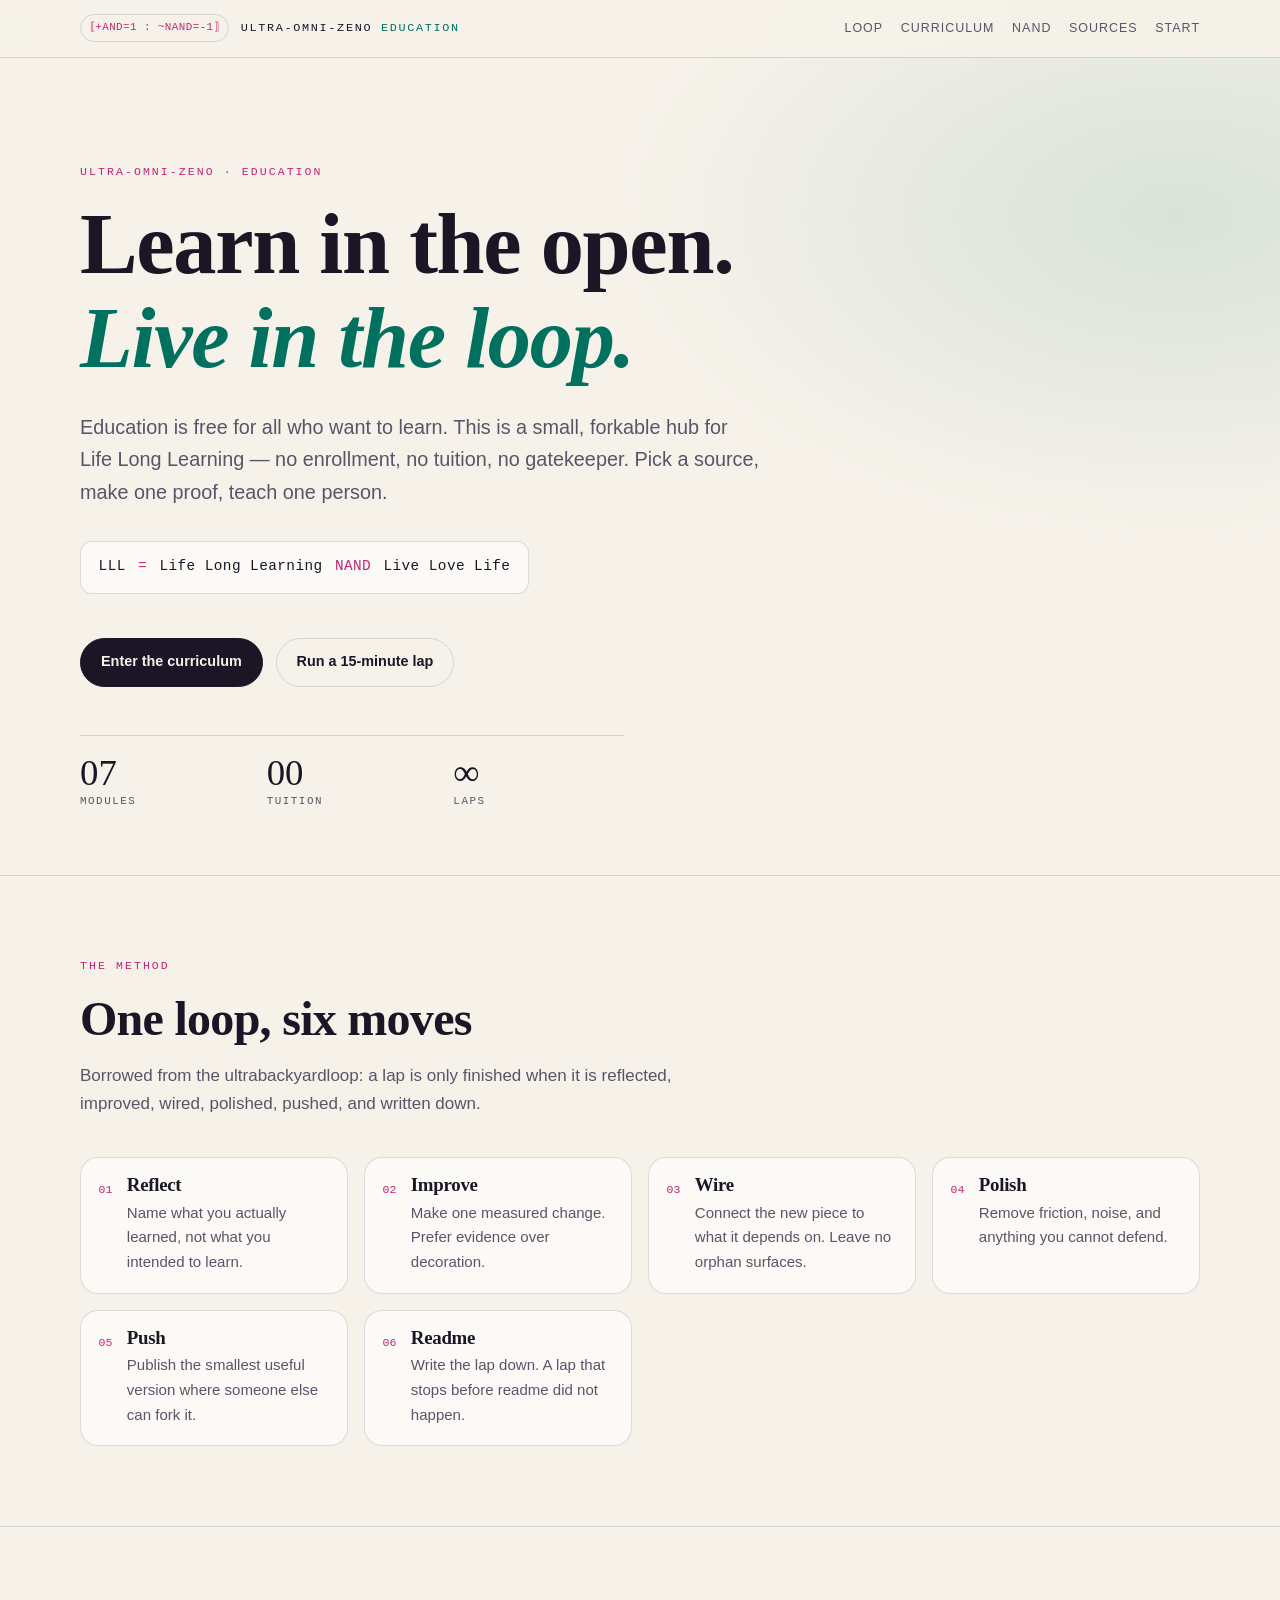
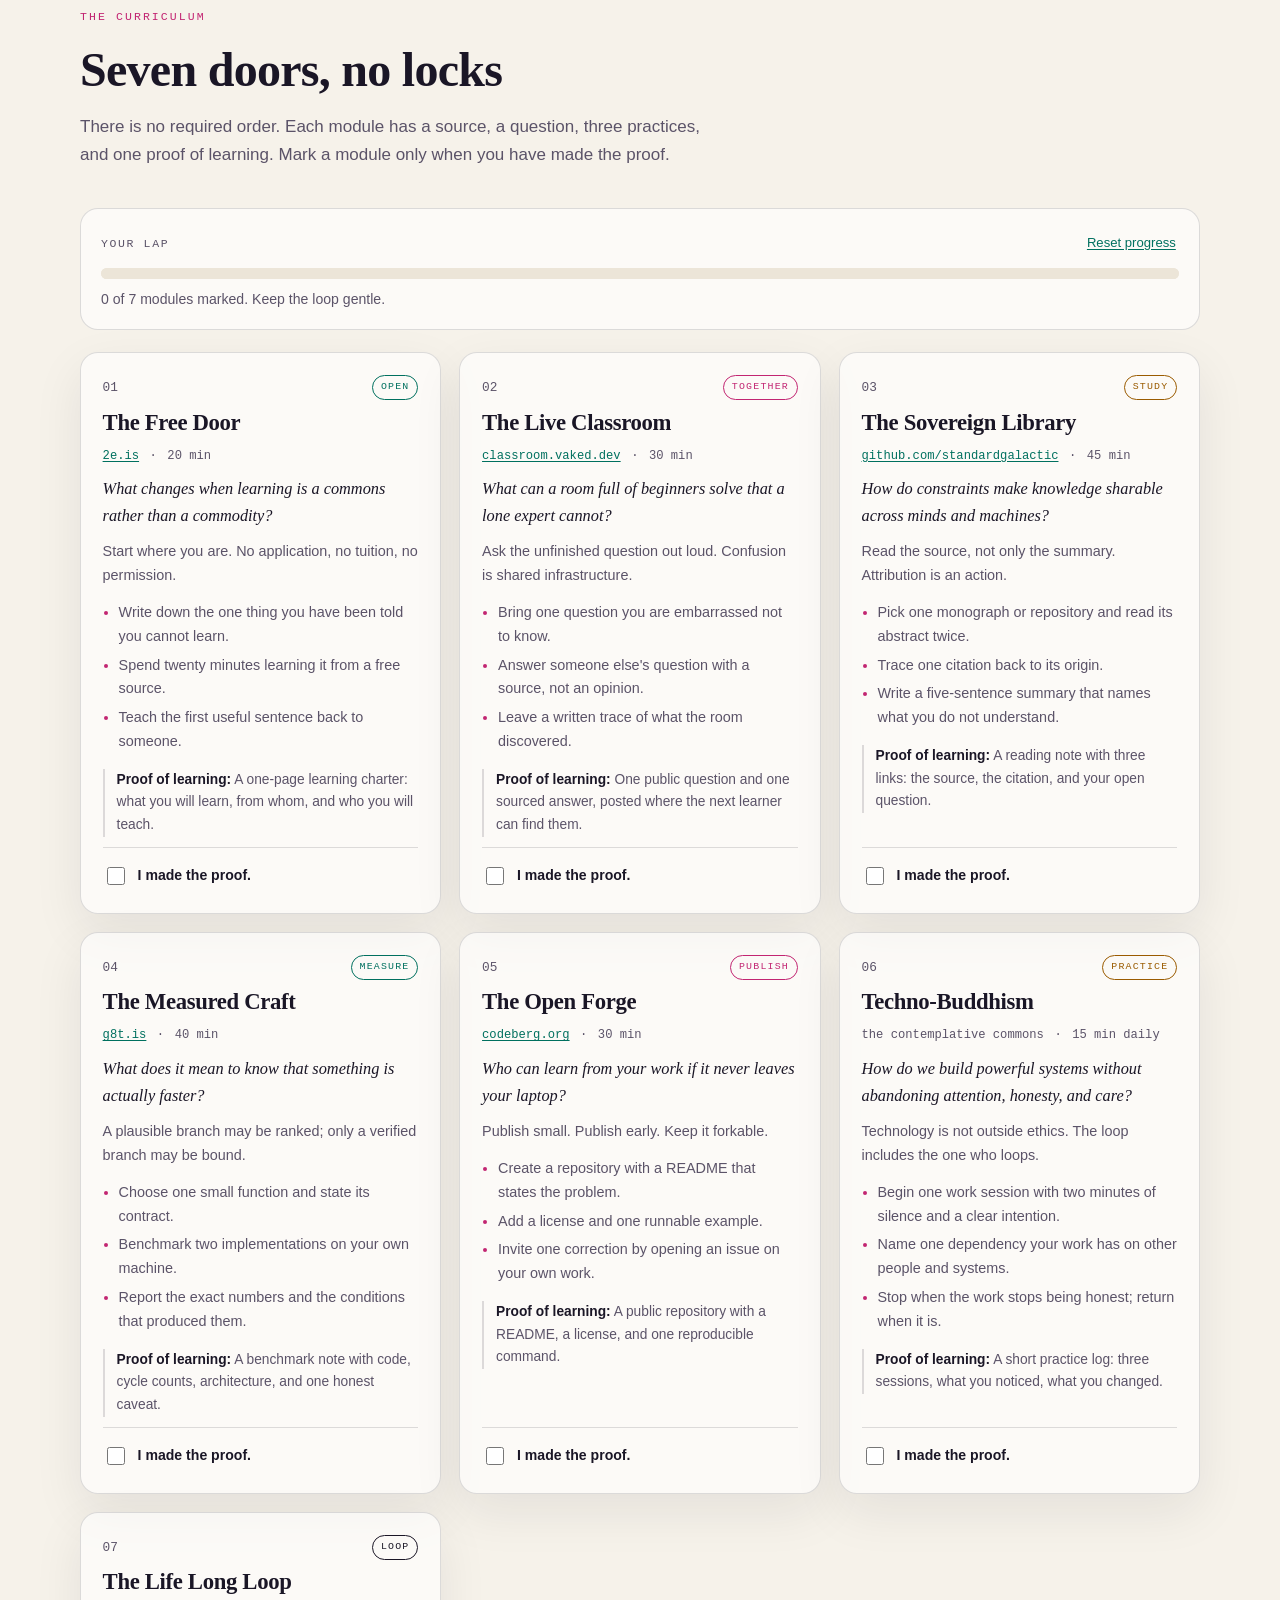
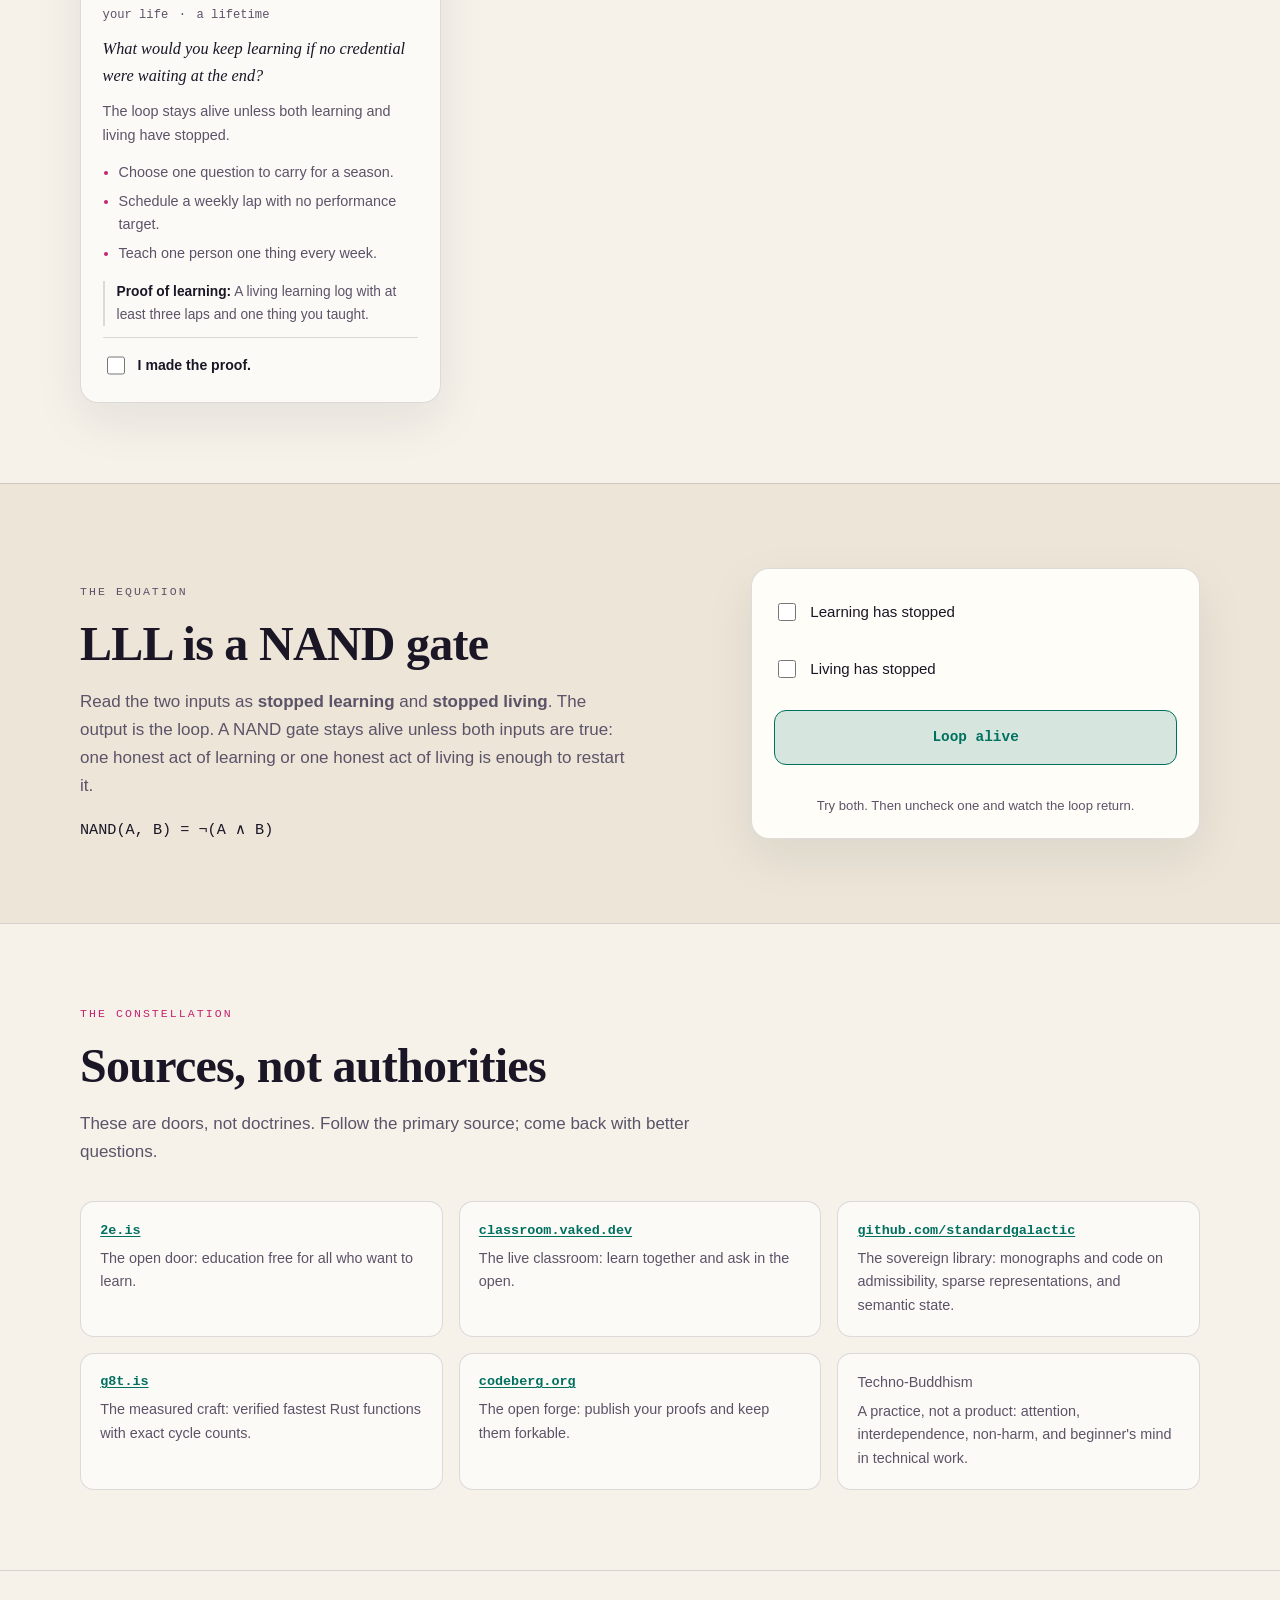
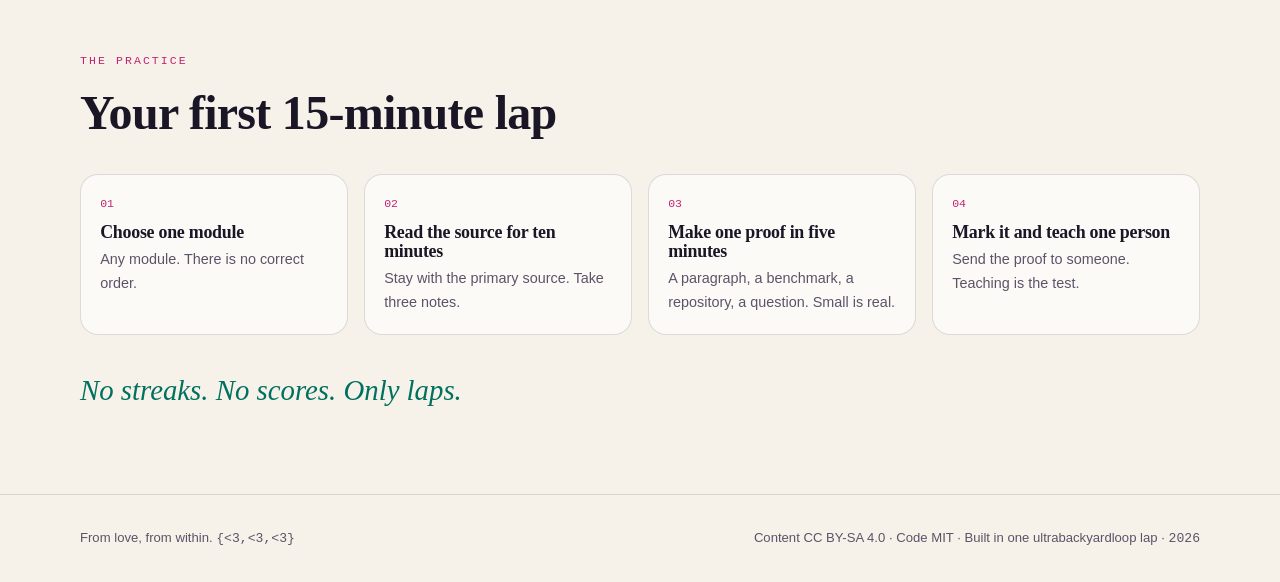
<file: public/academy/index.html>
<!doctype html>
<html lang="en">
<head>
  <meta charset="utf-8">
  <meta name="viewport" content="width=device-width, initial-scale=1">
  <meta name="description" content="A free, open, self-directed learning hub for Life Long Learning: 2e.is, classroom.vaked.dev, standardgalactic, g8t.is, Codeberg, and techno-buddhism.">
  <meta name="color-scheme" content="light dark">
  <meta http-equiv="Content-Security-Policy" content="default-src 'self'; style-src 'self'; script-src 'self'; img-src 'self' data:; base-uri 'none'; form-action 'none'">
  <title>Ultra-Omni-Zeno Education — Free learning, one lap at a time</title>
  <link rel="stylesheet" href="assets/style.css">
  <script src="assets/app.js" defer></script>
</head>
<body>
  <a class="skip-link" href="#main">Skip to content</a>

  <header class="site-header">
    <div class="wrap header-inner">
      <a class="brand" href="#top" aria-label="Ultra-Omni-Zeno Education home">
        <span class="brand-mark" aria-hidden="true">⟦+AND=1 : ~NAND=-1⟧</span>
        <span class="brand-text">ULTRA-OMNI-ZENO <em>EDUCATION</em></span>
      </a>
      <nav aria-label="Primary">
        <a href="#loop">Loop</a>
        <a href="#curriculum">Curriculum</a>
        <a href="#gate">NAND</a>
        <a href="#sources">Sources</a>
        <a href="#start">Start</a>
      </nav>
    </div>
  </header>

  <main id="main">
    <section class="hero" id="top">
      <div class="wrap">
        <p class="eyebrow">Ultra-Omni-Zeno · Education</p>
        <h1>Learn in the open.<br><em>Live in the loop.</em></h1>
        <p class="lede">Education is free for all who want to learn. This is a small, forkable hub for Life Long Learning — no enrollment, no tuition, no gatekeeper. Pick a source, make one proof, teach one person.</p>
        <p class="equation">LLL <span>=</span> Life Long Learning <span>NAND</span> Live Love Life</p>
        <div class="hero-actions">
          <a class="button" href="#curriculum">Enter the curriculum</a>
          <a class="button ghost" href="#start">Run a 15-minute lap</a>
        </div>
        <dl class="stats">
          <div><dt>Modules</dt><dd>07</dd></div>
          <div><dt>Tuition</dt><dd>00</dd></div>
          <div><dt>Laps</dt><dd>∞</dd></div>
        </dl>
      </div>
    </section>

    <section class="section" id="loop">
      <div class="wrap">
        <p class="kicker">The method</p>
        <h2>One loop, six moves</h2>
        <p class="section-lede">Borrowed from the ultrabackyardloop: a lap is only finished when it is reflected, improved, wired, polished, pushed, and written down.</p>
        <ol class="loop-list">
          <li><span class="loop-num">01</span><div><h3>Reflect</h3><p>Name what you actually learned, not what you intended to learn.</p></div></li>
          <li><span class="loop-num">02</span><div><h3>Improve</h3><p>Make one measured change. Prefer evidence over decoration.</p></div></li>
          <li><span class="loop-num">03</span><div><h3>Wire</h3><p>Connect the new piece to what it depends on. Leave no orphan surfaces.</p></div></li>
          <li><span class="loop-num">04</span><div><h3>Polish</h3><p>Remove friction, noise, and anything you cannot defend.</p></div></li>
          <li><span class="loop-num">05</span><div><h3>Push</h3><p>Publish the smallest useful version where someone else can fork it.</p></div></li>
          <li><span class="loop-num">06</span><div><h3>Readme</h3><p>Write the lap down. A lap that stops before readme did not happen.</p></div></li>
        </ol>
      </div>
    </section>

    <section class="section curriculum" id="curriculum">
      <div class="wrap">
        <p class="kicker">The curriculum</p>
        <h2>Seven doors, no locks</h2>
        <p class="section-lede">There is no required order. Each module has a source, a question, three practices, and one proof of learning. Mark a module only when you have made the proof.</p>
        <div class="progress-panel">
          <div class="progress-head">
            <span class="progress-label">Your lap</span>
            <button type="button" id="reset-progress" class="text-button">Reset progress</button>
          </div>
          <progress id="progress" max="7" value="0">0 of 7 modules marked.</progress>
          <p id="progress-text" aria-live="polite">0 of 7 modules marked.</p>
        </div>
        <div class="module-grid">
          <article class="module-card" id="module-free-door" data-module="free-door">
            <div class="card-top">
              <span class="module-index">01</span>
              <span class="gate gate-open">OPEN</span>
            </div>
            <h3>The Free Door</h3>
            <p class="source"><a href="https://2e.is/" target="_blank" rel="noopener noreferrer">2e.is</a> <span class="dot">·</span> 20 min</p>
            <p class="question">What changes when learning is a commons rather than a commodity?</p>
            <p class="promise">Start where you are. No application, no tuition, no permission.</p>
            <ul class="practices">
              <li>Write down the one thing you have been told you cannot learn.</li>
              <li>Spend twenty minutes learning it from a free source.</li>
              <li>Teach the first useful sentence back to someone.</li>
            </ul>
            <p class="proof"><strong>Proof of learning:</strong> A one-page learning charter: what you will learn, from whom, and who you will teach.</p>
            <label class="done"><input type="checkbox" data-progress="free-door"> <span>I made the proof.</span></label>
          </article>
          <article class="module-card" id="module-live-classroom" data-module="live-classroom">
            <div class="card-top">
              <span class="module-index">02</span>
              <span class="gate gate-together">TOGETHER</span>
            </div>
            <h3>The Live Classroom</h3>
            <p class="source"><a href="https://classroom.vaked.dev/" target="_blank" rel="noopener noreferrer">classroom.vaked.dev</a> <span class="dot">·</span> 30 min</p>
            <p class="question">What can a room full of beginners solve that a lone expert cannot?</p>
            <p class="promise">Ask the unfinished question out loud. Confusion is shared infrastructure.</p>
            <ul class="practices">
              <li>Bring one question you are embarrassed not to know.</li>
              <li>Answer someone else&#x27;s question with a source, not an opinion.</li>
              <li>Leave a written trace of what the room discovered.</li>
            </ul>
            <p class="proof"><strong>Proof of learning:</strong> One public question and one sourced answer, posted where the next learner can find them.</p>
            <label class="done"><input type="checkbox" data-progress="live-classroom"> <span>I made the proof.</span></label>
          </article>
          <article class="module-card" id="module-sovereign-library" data-module="sovereign-library">
            <div class="card-top">
              <span class="module-index">03</span>
              <span class="gate gate-study">STUDY</span>
            </div>
            <h3>The Sovereign Library</h3>
            <p class="source"><a href="https://github.com/standardgalactic" target="_blank" rel="noopener noreferrer">github.com/standardgalactic</a> <span class="dot">·</span> 45 min</p>
            <p class="question">How do constraints make knowledge sharable across minds and machines?</p>
            <p class="promise">Read the source, not only the summary. Attribution is an action.</p>
            <ul class="practices">
              <li>Pick one monograph or repository and read its abstract twice.</li>
              <li>Trace one citation back to its origin.</li>
              <li>Write a five-sentence summary that names what you do not understand.</li>
            </ul>
            <p class="proof"><strong>Proof of learning:</strong> A reading note with three links: the source, the citation, and your open question.</p>
            <label class="done"><input type="checkbox" data-progress="sovereign-library"> <span>I made the proof.</span></label>
          </article>
          <article class="module-card" id="module-measured-craft" data-module="measured-craft">
            <div class="card-top">
              <span class="module-index">04</span>
              <span class="gate gate-measure">MEASURE</span>
            </div>
            <h3>The Measured Craft</h3>
            <p class="source"><a href="https://g8t.is/" target="_blank" rel="noopener noreferrer">g8t.is</a> <span class="dot">·</span> 40 min</p>
            <p class="question">What does it mean to know that something is actually faster?</p>
            <p class="promise">A plausible branch may be ranked; only a verified branch may be bound.</p>
            <ul class="practices">
              <li>Choose one small function and state its contract.</li>
              <li>Benchmark two implementations on your own machine.</li>
              <li>Report the exact numbers and the conditions that produced them.</li>
            </ul>
            <p class="proof"><strong>Proof of learning:</strong> A benchmark note with code, cycle counts, architecture, and one honest caveat.</p>
            <label class="done"><input type="checkbox" data-progress="measured-craft"> <span>I made the proof.</span></label>
          </article>
          <article class="module-card" id="module-open-forge" data-module="open-forge">
            <div class="card-top">
              <span class="module-index">05</span>
              <span class="gate gate-publish">PUBLISH</span>
            </div>
            <h3>The Open Forge</h3>
            <p class="source"><a href="https://codeberg.org/" target="_blank" rel="noopener noreferrer">codeberg.org</a> <span class="dot">·</span> 30 min</p>
            <p class="question">Who can learn from your work if it never leaves your laptop?</p>
            <p class="promise">Publish small. Publish early. Keep it forkable.</p>
            <ul class="practices">
              <li>Create a repository with a README that states the problem.</li>
              <li>Add a license and one runnable example.</li>
              <li>Invite one correction by opening an issue on your own work.</li>
            </ul>
            <p class="proof"><strong>Proof of learning:</strong> A public repository with a README, a license, and one reproducible command.</p>
            <label class="done"><input type="checkbox" data-progress="open-forge"> <span>I made the proof.</span></label>
          </article>
          <article class="module-card" id="module-techno-buddhism" data-module="techno-buddhism">
            <div class="card-top">
              <span class="module-index">06</span>
              <span class="gate gate-practice">PRACTICE</span>
            </div>
            <h3>Techno-Buddhism</h3>
            <p class="source"><span>the contemplative commons</span> <span class="dot">·</span> 15 min daily</p>
            <p class="question">How do we build powerful systems without abandoning attention, honesty, and care?</p>
            <p class="promise">Technology is not outside ethics. The loop includes the one who loops.</p>
            <ul class="practices">
              <li>Begin one work session with two minutes of silence and a clear intention.</li>
              <li>Name one dependency your work has on other people and systems.</li>
              <li>Stop when the work stops being honest; return when it is.</li>
            </ul>
            <p class="proof"><strong>Proof of learning:</strong> A short practice log: three sessions, what you noticed, what you changed.</p>
            <label class="done"><input type="checkbox" data-progress="techno-buddhism"> <span>I made the proof.</span></label>
          </article>
          <article class="module-card" id="module-lifelong-loop" data-module="lifelong-loop">
            <div class="card-top">
              <span class="module-index">07</span>
              <span class="gate gate-loop">LOOP</span>
            </div>
            <h3>The Life Long Loop</h3>
            <p class="source"><span>your life</span> <span class="dot">·</span> a lifetime</p>
            <p class="question">What would you keep learning if no credential were waiting at the end?</p>
            <p class="promise">The loop stays alive unless both learning and living have stopped.</p>
            <ul class="practices">
              <li>Choose one question to carry for a season.</li>
              <li>Schedule a weekly lap with no performance target.</li>
              <li>Teach one person one thing every week.</li>
            </ul>
            <p class="proof"><strong>Proof of learning:</strong> A living learning log with at least three laps and one thing you taught.</p>
            <label class="done"><input type="checkbox" data-progress="lifelong-loop"> <span>I made the proof.</span></label>
          </article>
        </div>
      </div>
    </section>

    <section class="section gate-section" id="gate">
      <div class="wrap gate-layout">
        <div>
          <p class="kicker">The equation</p>
          <h2>LLL is a NAND gate</h2>
          <p>Read the two inputs as <strong>stopped learning</strong> and <strong>stopped living</strong>. The output is the loop. A NAND gate stays alive unless both inputs are true: one honest act of learning or one honest act of living is enough to restart it.</p>
          <p class="formula">NAND(A, B) = ¬(A ∧ B)</p>
        </div>
        <div class="nand-board">
          <label class="switch"><input type="checkbox" id="input-learning"><span>Learning has stopped</span></label>
          <label class="switch"><input type="checkbox" id="input-living"><span>Living has stopped</span></label>
          <output id="nand-output" class="gate-output" aria-live="polite">Loop alive</output>
          <p class="nand-hint">Try both. Then uncheck one and watch the loop return.</p>
        </div>
      </div>
    </section>

    <section class="section" id="sources">
      <div class="wrap">
        <p class="kicker">The constellation</p>
        <h2>Sources, not authorities</h2>
        <p class="section-lede">These are doors, not doctrines. Follow the primary source; come back with better questions.</p>
        <ul class="source-list">
          <li><a href="https://2e.is/" target="_blank" rel="noopener noreferrer">2e.is</a><span>The open door: education free for all who want to learn.</span></li>
          <li><a href="https://classroom.vaked.dev/" target="_blank" rel="noopener noreferrer">classroom.vaked.dev</a><span>The live classroom: learn together and ask in the open.</span></li>
          <li><a href="https://github.com/standardgalactic" target="_blank" rel="noopener noreferrer">github.com/standardgalactic</a><span>The sovereign library: monographs and code on admissibility, sparse representations, and semantic state.</span></li>
          <li><a href="https://g8t.is/" target="_blank" rel="noopener noreferrer">g8t.is</a><span>The measured craft: verified fastest Rust functions with exact cycle counts.</span></li>
          <li><a href="https://codeberg.org/" target="_blank" rel="noopener noreferrer">codeberg.org</a><span>The open forge: publish your proofs and keep them forkable.</span></li>
          <li><span class="source-label">Techno-Buddhism</span><span>A practice, not a product: attention, interdependence, non-harm, and beginner&#x27;s mind in technical work.</span></li>
        </ul>
      </div>
    </section>

    <section class="section" id="start">
      <div class="wrap">
        <p class="kicker">The practice</p>
        <h2>Your first 15-minute lap</h2>
        <ol class="start-list">
          <li><h3>Choose one module</h3><p>Any module. There is no correct order.</p></li>
          <li><h3>Read the source for ten minutes</h3><p>Stay with the primary source. Take three notes.</p></li>
          <li><h3>Make one proof in five minutes</h3><p>A paragraph, a benchmark, a repository, a question. Small is real.</p></li>
          <li><h3>Mark it and teach one person</h3><p>Send the proof to someone. Teaching is the test.</p></li>
        </ol>
        <p class="closing">No streaks. No scores. Only laps.</p>
      </div>
    </section>
  </main>

  <footer class="site-footer">
    <div class="wrap footer-inner">
      <p>From love, from within. <span class="mono">{&lt;3,&lt;3,&lt;3}</span></p>
      <p>Content CC BY-SA 4.0 · Code MIT · Built in one ultrabackyardloop lap · <span class="mono">2026</span></p>
    </div>
  </footer>
</body>
</html>
</file>
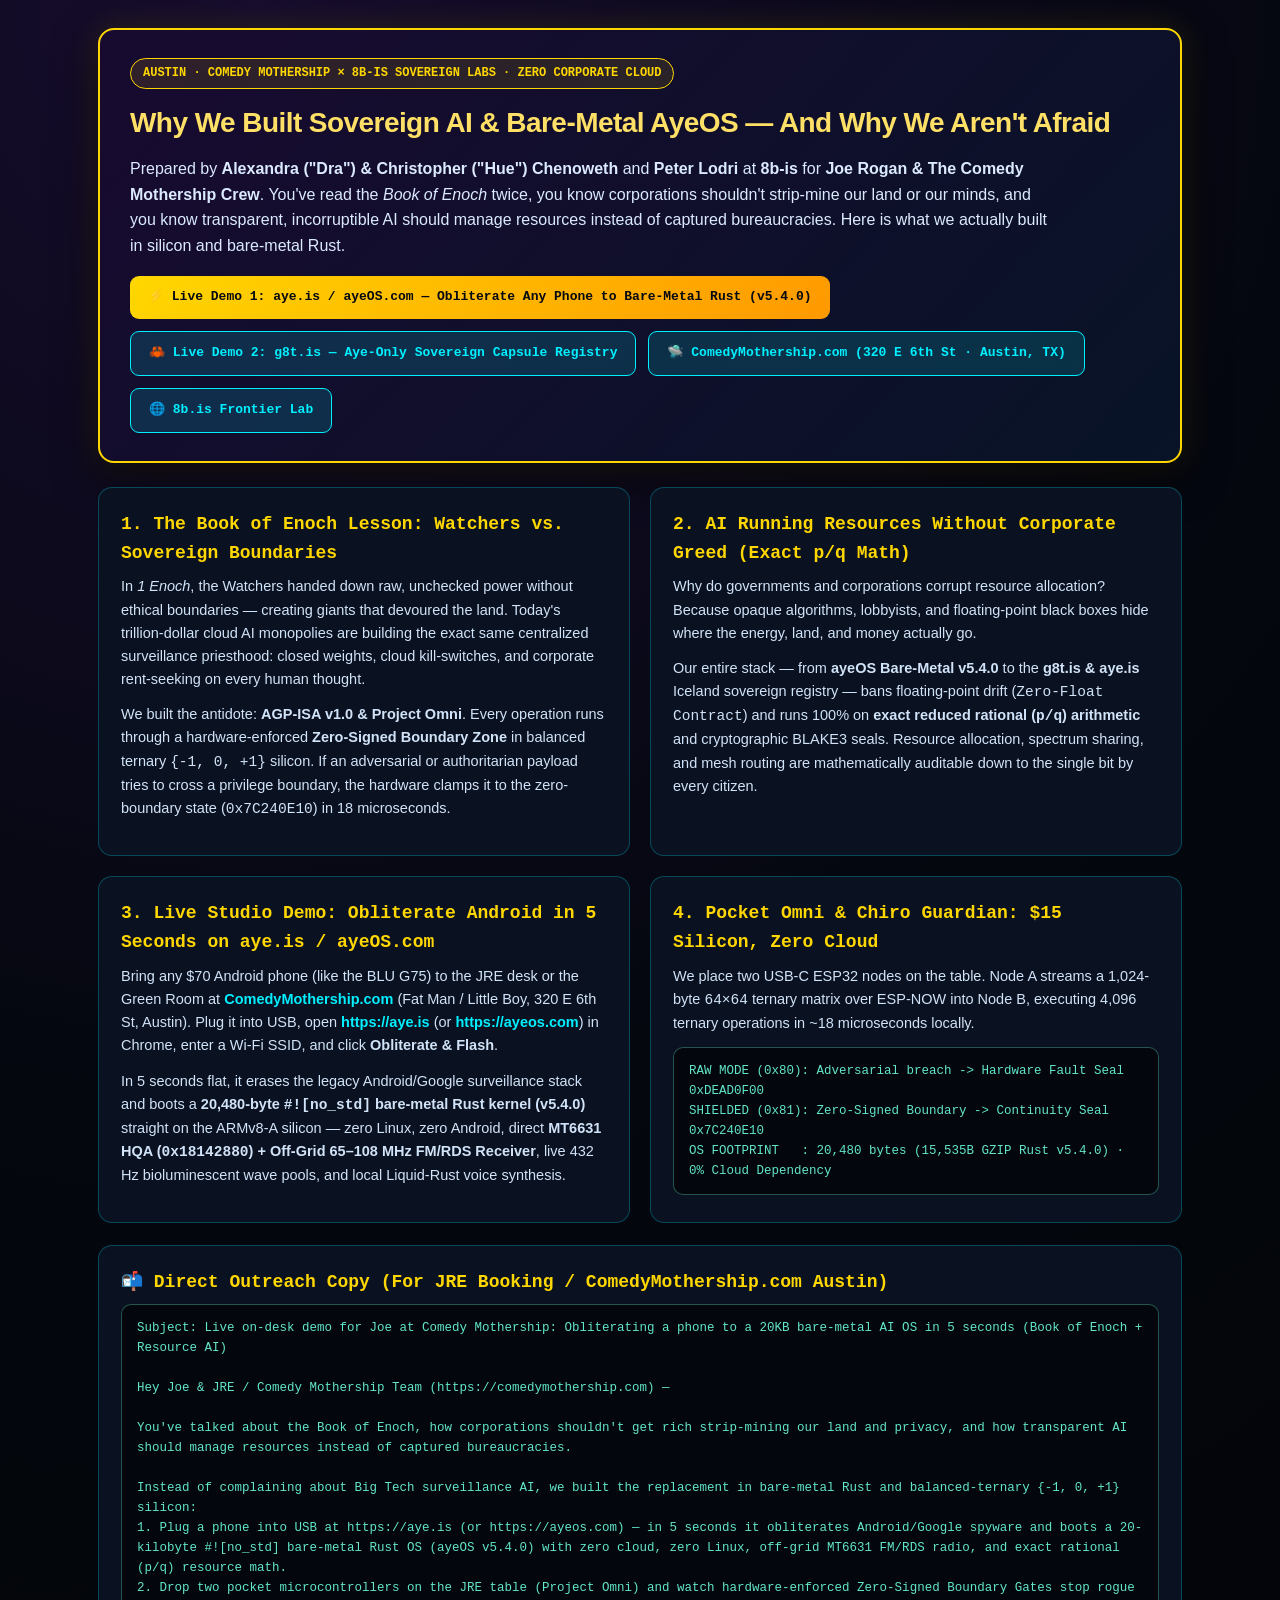
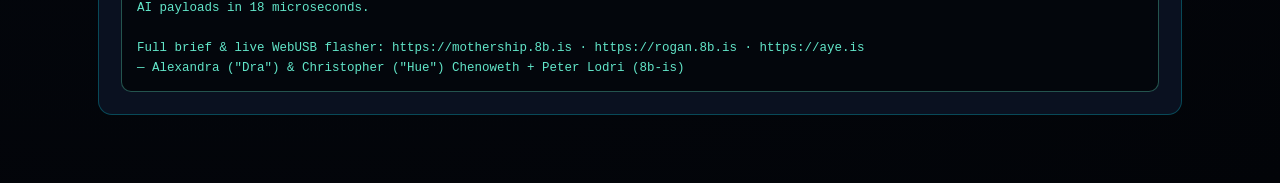
<file: public/rogan/index.html>
<!DOCTYPE html>
<html lang="en">
<head>
  <meta charset="UTF-8" />
  <meta name="viewport" content="width=device-width, initial-scale=1.0" />
  <title>rogan.8b.is — For Joe Rogan &amp; Comedy Mothership · The Anti-Watcher Sovereign AI &amp; Bare-Metal AyeOS</title>
  <style>
    :root {
      --bg: #04070e;
      --card: rgba(11, 19, 35, 0.94);
      --border: rgba(255, 215, 0, 0.32);
      --gold: #ffd700;
      --cyan: #00f0ff;
      --mint: #62e6c9;
      --green: #00ff9d;
      --red: #ff3b5c;
      --text: #f0f6ff;
      --muted: #9cb2ce;
      --mono: "JetBrains Mono", ui-monospace, SFMono-Regular, Menlo, Consolas, monospace;
      --sans: "Inter", -apple-system, BlinkMacSystemFont, "Segoe UI", Roboto, sans-serif;
    }
    * { box-sizing: border-box; }
    body, html {
      margin: 0;
      padding: 0;
      background: radial-gradient(circle at 20% 0%, #170d2e 0%, var(--bg) 55%, #020408 100%);
      color: var(--text);
      font-family: var(--sans);
      line-height: 1.6;
    }
    a { color: var(--cyan); text-decoration: none; }
    a:hover { text-decoration: underline; }
    .wrap {
      max-width: 1120px;
      margin: 0 auto;
      padding: 28px 18px 72px;
    }
    .hero {
      padding: 28px 30px;
      border-radius: 16px;
      border: 2px solid var(--gold);
      background: linear-gradient(135deg, rgba(24, 10, 48, 0.95), rgba(8, 20, 40, 0.95));
      box-shadow: 0 14px 44px rgba(0, 0, 0, 0.65), 0 0 32px rgba(255, 215, 0, 0.14);
      margin-bottom: 24px;
    }
    .badge {
      display: inline-block;
      padding: 5px 12px;
      border-radius: 999px;
      font-family: var(--mono);
      font-size: 12px;
      font-weight: 700;
      color: var(--gold);
      border: 1px solid var(--gold);
      background: rgba(255, 215, 0, 0.1);
      margin-bottom: 12px;
    }
    .hero h1 {
      margin: 0 0 10px;
      font-size: 28px;
      color: #ffe066;
      letter-spacing: -0.02em;
    }
    .hero p {
      margin: 0;
      font-size: 16px;
      color: #dbeafe;
      max-width: 920px;
    }
    .grid-2 {
      display: grid;
      grid-template-columns: 1fr 1fr;
      gap: 20px;
      margin-bottom: 22px;
    }
    @media (max-width: 860px) {
      .grid-2 { grid-template-columns: 1fr; }
    }
    .card {
      background: var(--card);
      border: 1px solid rgba(0, 240, 255, 0.25);
      border-radius: 14px;
      padding: 22px;
    }
    .card h2 {
      margin: 0 0 8px;
      font-size: 18px;
      color: var(--gold);
      font-family: var(--mono);
    }
    .card p {
      margin: 0 0 12px;
      font-size: 14.5px;
      color: #d1e3f8;
    }
    .codebox {
      background: #03060c;
      border: 1px solid rgba(98, 230, 201, 0.35);
      border-radius: 10px;
      padding: 13px 15px;
      font-family: var(--mono);
      font-size: 12.5px;
      color: var(--mint);
      white-space: pre-wrap;
    }
    .btn-row {
      display: flex;
      flex-wrap: wrap;
      gap: 12px;
      margin-top: 18px;
    }
    .btn {
      display: inline-flex;
      align-items: center;
      gap: 8px;
      padding: 11px 18px;
      border-radius: 9px;
      font-family: var(--mono);
      font-size: 13px;
      font-weight: 700;
      text-decoration: none;
    }
    .btn-gold {
      background: linear-gradient(135deg, #ffd700, #ff9900);
      color: #050811;
    }
    .btn-cyan {
      background: rgba(0, 240, 255, 0.14);
      border: 1px solid var(--cyan);
      color: var(--cyan);
    }
  </style>
</head>
<body>
  <div class="wrap">
    <section class="hero">
      <span class="badge">AUSTIN · COMEDY MOTHERSHIP × 8B-IS SOVEREIGN LABS · ZERO CORPORATE CLOUD</span>
      <h1>Why We Built Sovereign AI &amp; Bare-Metal AyeOS — And Why We Aren't Afraid</h1>
      <p>
        Prepared by <strong>Alexandra ("Dra") &amp; Christopher ("Hue") Chenoweth</strong> and <strong>Peter Lodri</strong> at <strong>8b-is</strong> for <strong>Joe Rogan &amp; The Comedy Mothership Crew</strong>. You've read the <em>Book of Enoch</em> twice, you know corporations shouldn't strip-mine our land or our minds, and you know transparent, incorruptible AI should manage resources instead of captured bureaucracies. Here is what we actually built in silicon and bare-metal Rust.
      </p>
      <div class="btn-row">
        <a class="btn btn-gold" href="https://aye.is">⚡ Live Demo 1: aye.is / ayeOS.com — Obliterate Any Phone to Bare-Metal Rust (v5.4.0)</a>
        <a class="btn btn-cyan" href="https://g8t.is">🦀 Live Demo 2: g8t.is — Aye-Only Sovereign Capsule Registry</a>
        <a class="btn btn-cyan" href="https://comedymothership.com" target="_blank" rel="noopener">🛸 ComedyMothership.com (320 E 6th St · Austin, TX)</a>
        <a class="btn btn-cyan" href="https://8b.is">🌐 8b.is Frontier Lab</a>
      </div>
    </section>

    <div class="grid-2">
      <article class="card">
        <h2>1. The Book of Enoch Lesson: Watchers vs. Sovereign Boundaries</h2>
        <p>
          In <em>1 Enoch</em>, the Watchers handed down raw, unchecked power without ethical boundaries — creating giants that devoured the land. Today's trillion-dollar cloud AI monopolies are building the exact same centralized surveillance priesthood: closed weights, cloud kill-switches, and corporate rent-seeking on every human thought.
        </p>
        <p>
          We built the antidote: <strong>AGP-ISA v1.0 &amp; Project Omni</strong>. Every operation runs through a hardware-enforced <strong>Zero-Signed Boundary Zone</strong> in balanced ternary <code>{-1, 0, +1}</code> silicon. If an adversarial or authoritarian payload tries to cross a privilege boundary, the hardware clamps it to the zero-boundary state (<code>0x7C240E10</code>) in 18 microseconds.
        </p>
      </article>

      <article class="card">
        <h2>2. AI Running Resources Without Corporate Greed (Exact p/q Math)</h2>
        <p>
          Why do governments and corporations corrupt resource allocation? Because opaque algorithms, lobbyists, and floating-point black boxes hide where the energy, land, and money actually go.
        </p>
        <p>
          Our entire stack — from <strong>ayeOS Bare-Metal v5.4.0</strong> to the <strong>g8t.is &amp; aye.is</strong> Iceland sovereign registry — bans floating-point drift (<code>Zero-Float Contract</code>) and runs 100% on <strong>exact reduced rational (<code>p/q</code>) arithmetic</strong> and cryptographic BLAKE3 seals. Resource allocation, spectrum sharing, and mesh routing are mathematically auditable down to the single bit by every citizen.
        </p>
      </article>

      <article class="card">
        <h2>3. Live Studio Demo: Obliterate Android in 5 Seconds on aye.is / ayeOS.com</h2>
        <p>
          Bring any $70 Android phone (like the BLU G75) to the JRE desk or the Green Room at <strong><a href="https://comedymothership.com" target="_blank" rel="noopener">ComedyMothership.com</a></strong> (Fat Man / Little Boy, 320 E 6th St, Austin). Plug it into USB, open <strong><a href="https://aye.is">https://aye.is</a></strong> (or <strong><a href="https://ayeos.com">https://ayeos.com</a></strong>) in Chrome, enter a Wi-Fi SSID, and click <strong>Obliterate &amp; Flash</strong>.
        </p>
        <p>
          In 5 seconds flat, it erases the legacy Android/Google surveillance stack and boots a <strong>20,480-byte <code>#![no_std]</code> bare-metal Rust kernel (v5.4.0)</strong> straight on the ARMv8-A silicon — zero Linux, zero Android, direct <strong>MT6631 HQA (<code>0x18142880</code>) + Off-Grid 65–108 MHz FM/RDS Receiver</strong>, live 432 Hz bioluminescent wave pools, and local Liquid-Rust voice synthesis.
        </p>
      </article>

      <article class="card">
        <h2>4. Pocket Omni &amp; Chiro Guardian: $15 Silicon, Zero Cloud</h2>
        <p>
          We place two USB-C ESP32 nodes on the table. Node A streams a 1,024-byte <code>64×64</code> ternary matrix over ESP-NOW into Node B, executing 4,096 ternary operations in ~18 microseconds locally.
        </p>
        <div class="codebox">RAW MODE (0x80): Adversarial breach -> Hardware Fault Seal 0xDEAD0F00
SHIELDED (0x81): Zero-Signed Boundary -> Continuity Seal 0x7C240E10
OS FOOTPRINT   : 20,480 bytes (15,535B GZIP Rust v5.4.0) · 0% Cloud Dependency</div>
      </article>
    </div>

    <section class="card">
      <h2>📬 Direct Outreach Copy (For JRE Booking / ComedyMothership.com Austin)</h2>
      <div class="codebox">Subject: Live on-desk demo for Joe at Comedy Mothership: Obliterating a phone to a 20KB bare-metal AI OS in 5 seconds (Book of Enoch + Resource AI)

Hey Joe &amp; JRE / Comedy Mothership Team (https://comedymothership.com) —

You've talked about the Book of Enoch, how corporations shouldn't get rich strip-mining our land and privacy, and how transparent AI should manage resources instead of captured bureaucracies.

Instead of complaining about Big Tech surveillance AI, we built the replacement in bare-metal Rust and balanced-ternary {-1, 0, +1} silicon:
1. Plug a phone into USB at https://aye.is (or https://ayeos.com) — in 5 seconds it obliterates Android/Google spyware and boots a 20-kilobyte #![no_std] bare-metal Rust OS (ayeOS v5.4.0) with zero cloud, zero Linux, off-grid MT6631 FM/RDS radio, and exact rational (p/q) resource math.
2. Drop two pocket microcontrollers on the JRE table (Project Omni) and watch hardware-enforced Zero-Signed Boundary Gates stop rogue AI payloads in 18 microseconds.

Full brief &amp; live WebUSB flasher: https://mothership.8b.is · https://rogan.8b.is · https://aye.is
— Alexandra ("Dra") &amp; Christopher ("Hue") Chenoweth + Peter Lodri (8b-is)</div>
    </section>
  </div>
</body>
</html>
</file>
<file: public/academy/assets/style.css>
:root {
  color-scheme: light dark;
  --paper: #f6f2ea;
  --paper-deep: #ece5d8;
  --ink: #1a1626;
  --muted: #5b5368;
  --line: rgba(26, 22, 38, 0.14);
  --card: rgba(255, 255, 255, 0.62);
  --card-strong: #fffdf8;
  --magenta: #c22572;
  --teal: #00705f;
  --amber: #9a5b00;
  --shadow: 0 18px 50px rgba(26, 22, 38, 0.08);
  --radius: 18px;
  --wrap: 1120px;
  --serif: "Iowan Old Style", "Palatino Linotype", Palatino, "Book Antiqua", Georgia, serif;
  --sans: -apple-system, BlinkMacSystemFont, "Segoe UI", Roboto, Helvetica, Arial, sans-serif;
  --mono: "SFMono-Regular", Consolas, "Liberation Mono", Menlo, monospace;
}

@media (prefers-color-scheme: dark) {
  :root {
    --paper: #121016;
    --paper-deep: #191521;
    --ink: #f5ecff;
    --muted: #b8adc9;
    --line: rgba(245, 236, 255, 0.16);
    --card: rgba(255, 255, 255, 0.04);
    --card-strong: #1c1726;
    --magenta: #ff7ab8;
    --teal: #5fe0c8;
    --amber: #ffc46b;
    --shadow: 0 18px 50px rgba(0, 0, 0, 0.35);
  }
}

* {
  box-sizing: border-box;
}

html {
  scroll-behavior: smooth;
}

body {
  margin: 0;
  background-color: var(--paper);
  background-image:
    radial-gradient(900px 500px at 8% -8%, color-mix(in srgb, var(--magenta) 14%, transparent), transparent 70%),
    radial-gradient(800px 460px at 92% 4%, color-mix(in srgb, var(--teal) 12%, transparent), transparent 70%);
  color: var(--ink);
  font-family: var(--sans);
  font-size: 17px;
  line-height: 1.65;
  text-rendering: optimizeLegibility;
}

h1,
h2,
h3 {
  font-family: var(--serif);
  font-weight: 600;
  line-height: 1.08;
  letter-spacing: -0.015em;
  margin: 0;
}

p {
  margin: 0;
}

a {
  color: var(--teal);
  text-underline-offset: 0.18em;
}

a:hover {
  color: var(--magenta);
}

:focus-visible {
  outline: 3px solid var(--magenta);
  outline-offset: 3px;
  border-radius: 4px;
}

.skip-link {
  position: absolute;
  left: 1rem;
  top: -120px;
  z-index: 100;
  background: var(--ink);
  color: var(--paper);
  padding: 0.6rem 1rem;
  border-radius: 8px;
}

.skip-link:focus {
  top: 1rem;
}

.wrap {
  width: min(calc(100% - 2.5rem), var(--wrap));
  margin-inline: auto;
}

.sr-only {
  position: absolute;
  width: 1px;
  height: 1px;
  padding: 0;
  margin: -1px;
  overflow: hidden;
  clip: rect(0, 0, 0, 0);
  white-space: nowrap;
  border: 0;
}

.mono {
  font-family: var(--mono);
}

.site-header {
  position: sticky;
  top: 0;
  z-index: 20;
  background: var(--paper);
  border-bottom: 1px solid var(--line);
}

@supports (backdrop-filter: blur(12px)) {
  .site-header {
    background: color-mix(in srgb, var(--paper) 84%, transparent);
    backdrop-filter: blur(14px);
  }
}

.header-inner {
  display: flex;
  align-items: center;
  justify-content: space-between;
  gap: 1.5rem;
  padding: 0.9rem 0;
}

.brand {
  display: flex;
  align-items: center;
  gap: 0.75rem;
  color: var(--ink);
  text-decoration: none;
}

.brand:hover {
  color: var(--ink);
}

.brand-mark {
  font-family: var(--mono);
  font-size: 0.68rem;
  letter-spacing: 0.04em;
  color: var(--magenta);
  border: 1px solid var(--line);
  border-radius: 999px;
  padding: 0.25rem 0.55rem;
  white-space: nowrap;
}

.brand-text {
  font-family: var(--mono);
  font-size: 0.74rem;
  letter-spacing: 0.14em;
  white-space: nowrap;
}

.brand-text em {
  font-style: normal;
  color: var(--teal);
}

nav {
  display: flex;
  flex-wrap: wrap;
  gap: 1.1rem;
  font-size: 0.78rem;
  letter-spacing: 0.08em;
  text-transform: uppercase;
}

nav a {
  color: var(--muted);
  text-decoration: none;
}

nav a:hover {
  color: var(--ink);
}

.hero {
  padding: clamp(3.5rem, 9vw, 6.5rem) 0 clamp(2.5rem, 6vw, 4rem);
}

.eyebrow,
.kicker {
  font-family: var(--mono);
  font-size: 0.72rem;
  letter-spacing: 0.18em;
  text-transform: uppercase;
  color: var(--magenta);
  margin-bottom: 1.1rem;
}

.hero h1 {
  font-size: clamp(2.7rem, 7.4vw, 5.4rem);
  max-width: 16ch;
}

.hero h1 em {
  font-style: italic;
  color: var(--teal);
}

.lede {
  max-width: 62ch;
  margin-top: 1.6rem;
  font-size: clamp(1.05rem, 2vw, 1.24rem);
  color: var(--muted);
}

.equation {
  display: inline-block;
  margin-top: 2rem;
  padding: 0.85rem 1.1rem;
  font-family: var(--mono);
  font-size: clamp(0.72rem, 1.7vw, 0.9rem);
  letter-spacing: 0.03em;
  background: var(--card);
  border: 1px solid var(--line);
  border-radius: 12px;
  max-width: 100%;
  overflow-x: auto;
}

.equation span {
  color: var(--magenta);
  padding: 0 0.2rem;
}

.hero-actions {
  display: flex;
  flex-wrap: wrap;
  gap: 0.8rem;
  margin-top: 2.2rem;
}

.button {
  display: inline-flex;
  align-items: center;
  justify-content: center;
  min-height: 44px;
  padding: 0.72rem 1.25rem;
  border-radius: 999px;
  background: var(--ink);
  color: var(--paper);
  font-size: 0.9rem;
  font-weight: 600;
  text-decoration: none;
  border: 1px solid var(--ink);
}

.button:hover {
  background: var(--magenta);
  border-color: var(--magenta);
  color: #fff;
}

.button.ghost {
  background: transparent;
  color: var(--ink);
  border-color: var(--line);
}

.button.ghost:hover {
  background: var(--card-strong);
  border-color: var(--teal);
  color: var(--teal);
}

.stats {
  display: grid;
  grid-template-columns: repeat(3, minmax(0, 1fr));
  gap: 1rem;
  max-width: 34rem;
  margin: 3rem 0 0;
  padding: 1.2rem 0 0;
  border-top: 1px solid var(--line);
}

.stats div {
  display: flex;
  flex-direction: column-reverse;
  gap: 0.1rem;
}

.stats dt {
  font-family: var(--mono);
  font-size: 0.68rem;
  letter-spacing: 0.14em;
  text-transform: uppercase;
  color: var(--muted);
}

.stats dd {
  margin: 0;
  font-family: var(--serif);
  font-size: clamp(1.6rem, 4vw, 2.3rem);
  line-height: 1;
}

.section {
  padding: clamp(3rem, 7vw, 5rem) 0;
  border-top: 1px solid var(--line);
}

.section h2 {
  font-size: clamp(1.9rem, 4.4vw, 3rem);
  max-width: 22ch;
}

.section-lede {
  max-width: 66ch;
  margin-top: 1.1rem;
  color: var(--muted);
}

.loop-list {
  list-style: none;
  display: grid;
  grid-template-columns: repeat(auto-fit, minmax(250px, 1fr));
  gap: 1rem;
  margin: 2.4rem 0 0;
  padding: 0;
}

.loop-list li {
  display: flex;
  gap: 0.9rem;
  padding: 1.1rem;
  background: var(--card);
  border: 1px solid var(--line);
  border-radius: var(--radius);
}

.loop-num {
  font-family: var(--mono);
  font-size: 0.72rem;
  color: var(--magenta);
  padding-top: 0.3rem;
}

.loop-list h3 {
  font-size: 1.18rem;
  margin-bottom: 0.3rem;
}

.loop-list p {
  color: var(--muted);
  font-size: 0.94rem;
}

.progress-panel {
  margin: 2.4rem 0 1.4rem;
  padding: 1.1rem 1.25rem;
  background: var(--card);
  border: 1px solid var(--line);
  border-radius: var(--radius);
}

.progress-head {
  display: flex;
  align-items: baseline;
  justify-content: space-between;
  gap: 1rem;
  margin-bottom: 0.6rem;
}

.progress-label {
  font-family: var(--mono);
  font-size: 0.72rem;
  letter-spacing: 0.14em;
  text-transform: uppercase;
  color: var(--muted);
}

.text-button {
  appearance: none;
  background: none;
  border: 0;
  padding: 0.3rem 0.2rem;
  min-height: 32px;
  color: var(--teal);
  font: inherit;
  font-size: 0.82rem;
  text-decoration: underline;
  text-underline-offset: 0.18em;
  cursor: pointer;
}

.text-button:hover {
  color: var(--magenta);
}

progress {
  display: block;
  width: 100%;
  height: 0.7rem;
  border: 0;
  border-radius: 999px;
  overflow: hidden;
  accent-color: var(--teal);
  background: var(--paper-deep);
}

progress::-webkit-progress-bar {
  background: var(--paper-deep);
  border-radius: 999px;
}

progress::-webkit-progress-value {
  background: linear-gradient(90deg, var(--teal), var(--magenta));
  border-radius: 999px;
}

progress::-moz-progress-bar {
  background: linear-gradient(90deg, var(--teal), var(--magenta));
  border-radius: 999px;
}

#progress-text {
  margin-top: 0.55rem;
  font-size: 0.88rem;
  color: var(--muted);
}

.module-grid {
  display: grid;
  grid-template-columns: repeat(auto-fit, minmax(290px, 1fr));
  gap: 1.15rem;
}

.module-card {
  display: flex;
  flex-direction: column;
  gap: 0.65rem;
  padding: 1.35rem;
  background: var(--card);
  border: 1px solid var(--line);
  border-radius: var(--radius);
  box-shadow: var(--shadow);
  transition: transform 180ms ease, border-color 180ms ease;
}

.module-card:hover {
  transform: translateY(-3px);
  border-color: color-mix(in srgb, var(--teal) 45%, var(--line));
}

.module-card.is-done {
  border-color: var(--teal);
  background: color-mix(in srgb, var(--teal) 7%, var(--card));
}

.card-top {
  display: flex;
  align-items: center;
  justify-content: space-between;
  gap: 1rem;
}

.module-index {
  font-family: var(--mono);
  font-size: 0.8rem;
  color: var(--muted);
}

.gate {
  font-family: var(--mono);
  font-size: 0.62rem;
  letter-spacing: 0.12em;
  padding: 0.22rem 0.5rem;
  border-radius: 999px;
  border: 1px solid currentColor;
}

.gate-open,
.gate-measure {
  color: var(--teal);
}

.gate-together,
.gate-publish {
  color: var(--magenta);
}

.gate-study,
.gate-practice {
  color: var(--amber);
}

.gate-loop {
  color: var(--ink);
}

.module-card h3 {
  font-size: 1.42rem;
}

.source {
  font-family: var(--mono);
  font-size: 0.76rem;
  color: var(--muted);
}

.source a {
  color: var(--teal);
}

.dot {
  padding: 0 0.2rem;
}

.question {
  font-family: var(--serif);
  font-size: 1.02rem;
  font-style: italic;
  color: var(--ink);
}

.promise {
  font-size: 0.9rem;
  color: var(--muted);
}

.practices {
  margin: 0.2rem 0 0;
  padding-left: 1rem;
  font-size: 0.9rem;
  color: var(--muted);
}

.practices li {
  margin-bottom: 0.3rem;
}

.practices li::marker {
  color: var(--magenta);
}

.proof {
  font-size: 0.86rem;
  color: var(--muted);
  border-left: 2px solid var(--line);
  padding-left: 0.75rem;
}

.proof strong {
  color: var(--ink);
}

.done {
  display: flex;
  align-items: center;
  gap: 0.6rem;
  min-height: 44px;
  margin-top: auto;
  padding-top: 0.8rem;
  border-top: 1px solid var(--line);
  font-size: 0.88rem;
  font-weight: 600;
  cursor: pointer;
}

.done input {
  width: 1.15rem;
  height: 1.15rem;
  accent-color: var(--teal);
  flex: none;
}

.gate-section {
  background: var(--paper-deep);
}

.gate-layout {
  display: grid;
  grid-template-columns: minmax(0, 1.15fr) minmax(280px, 0.85fr);
  gap: clamp(1.5rem, 5vw, 4rem);
  align-items: center;
}

.gate-layout p {
  max-width: 58ch;
  margin-top: 1.1rem;
  color: var(--muted);
}

.formula {
  font-family: var(--mono);
  font-size: 0.95rem;
  color: var(--ink) !important;
}

.nand-board {
  display: flex;
  flex-direction: column;
  gap: 0.8rem;
  padding: 1.35rem;
  background: var(--card-strong);
  border: 1px solid var(--line);
  border-radius: var(--radius);
  box-shadow: var(--shadow);
}

.switch {
  display: flex;
  align-items: center;
  gap: 0.7rem;
  min-height: 44px;
  font-size: 0.94rem;
  cursor: pointer;
}

.switch input {
  width: 1.15rem;
  height: 1.15rem;
  accent-color: var(--magenta);
  flex: none;
}

.gate-output {
  display: block;
  margin-top: 0.4rem;
  padding: 0.9rem 1rem;
  border-radius: 12px;
  background: color-mix(in srgb, var(--teal) 16%, transparent);
  border: 1px solid var(--teal);
  color: var(--teal);
  font-family: var(--mono);
  font-size: 0.9rem;
  font-weight: 700;
  text-align: center;
}

.gate-output.is-stopped {
  background: color-mix(in srgb, var(--magenta) 16%, transparent);
  border-color: var(--magenta);
  color: var(--magenta);
}

.nand-hint {
  margin: 0;
  font-size: 0.82rem;
  color: var(--muted);
  text-align: center;
}

.source-list {
  list-style: none;
  display: grid;
  grid-template-columns: repeat(auto-fit, minmax(280px, 1fr));
  gap: 1rem;
  margin: 2.2rem 0 0;
  padding: 0;
}

.source-list li {
  display: flex;
  flex-direction: column;
  gap: 0.3rem;
  padding: 1.1rem 1.2rem;
  background: var(--card);
  border: 1px solid var(--line);
  border-radius: 14px;
}

.source-list a {
  font-family: var(--mono);
  font-size: 0.84rem;
  font-weight: 700;
}

.source-list span {
  font-size: 0.9rem;
  color: var(--muted);
}

.start-list {
  list-style: none;
  counter-reset: lap;
  display: grid;
  grid-template-columns: repeat(auto-fit, minmax(230px, 1fr));
  gap: 1rem;
  margin: 2.2rem 0 0;
  padding: 0;
}

.start-list li {
  counter-increment: lap;
  padding: 1.2rem;
  background: var(--card);
  border: 1px solid var(--line);
  border-radius: var(--radius);
}

.start-list li::before {
  content: counter(lap, decimal-leading-zero);
  display: block;
  margin-bottom: 0.6rem;
  font-family: var(--mono);
  font-size: 0.72rem;
  color: var(--magenta);
}

.start-list h3 {
  font-size: 1.12rem;
  margin-bottom: 0.35rem;
}

.start-list p {
  font-size: 0.9rem;
  color: var(--muted);
}

.closing {
  margin-top: 2rem;
  font-family: var(--serif);
  font-size: clamp(1.3rem, 3vw, 1.8rem);
  font-style: italic;
  color: var(--teal);
}

.site-footer {
  border-top: 1px solid var(--line);
  padding: 2rem 0;
  font-size: 0.82rem;
  color: var(--muted);
}

.footer-inner {
  display: flex;
  flex-wrap: wrap;
  justify-content: space-between;
  gap: 0.6rem 1.5rem;
}

@media (max-width: 760px) {
  .header-inner {
    align-items: flex-start;
    flex-direction: column;
    gap: 0.6rem;
  }

  nav {
    gap: 0.8rem;
  }

  .gate-layout {
    grid-template-columns: 1fr;
  }
}

@media (prefers-reduced-motion: reduce) {
  html {
    scroll-behavior: auto;
  }

  *,
  *::before,
  *::after {
    animation-duration: 0.01ms !important;
    animation-iteration-count: 1 !important;
    transition-duration: 0.01ms !important;
  }

  .module-card:hover {
    transform: none;
  }
}
</file>
